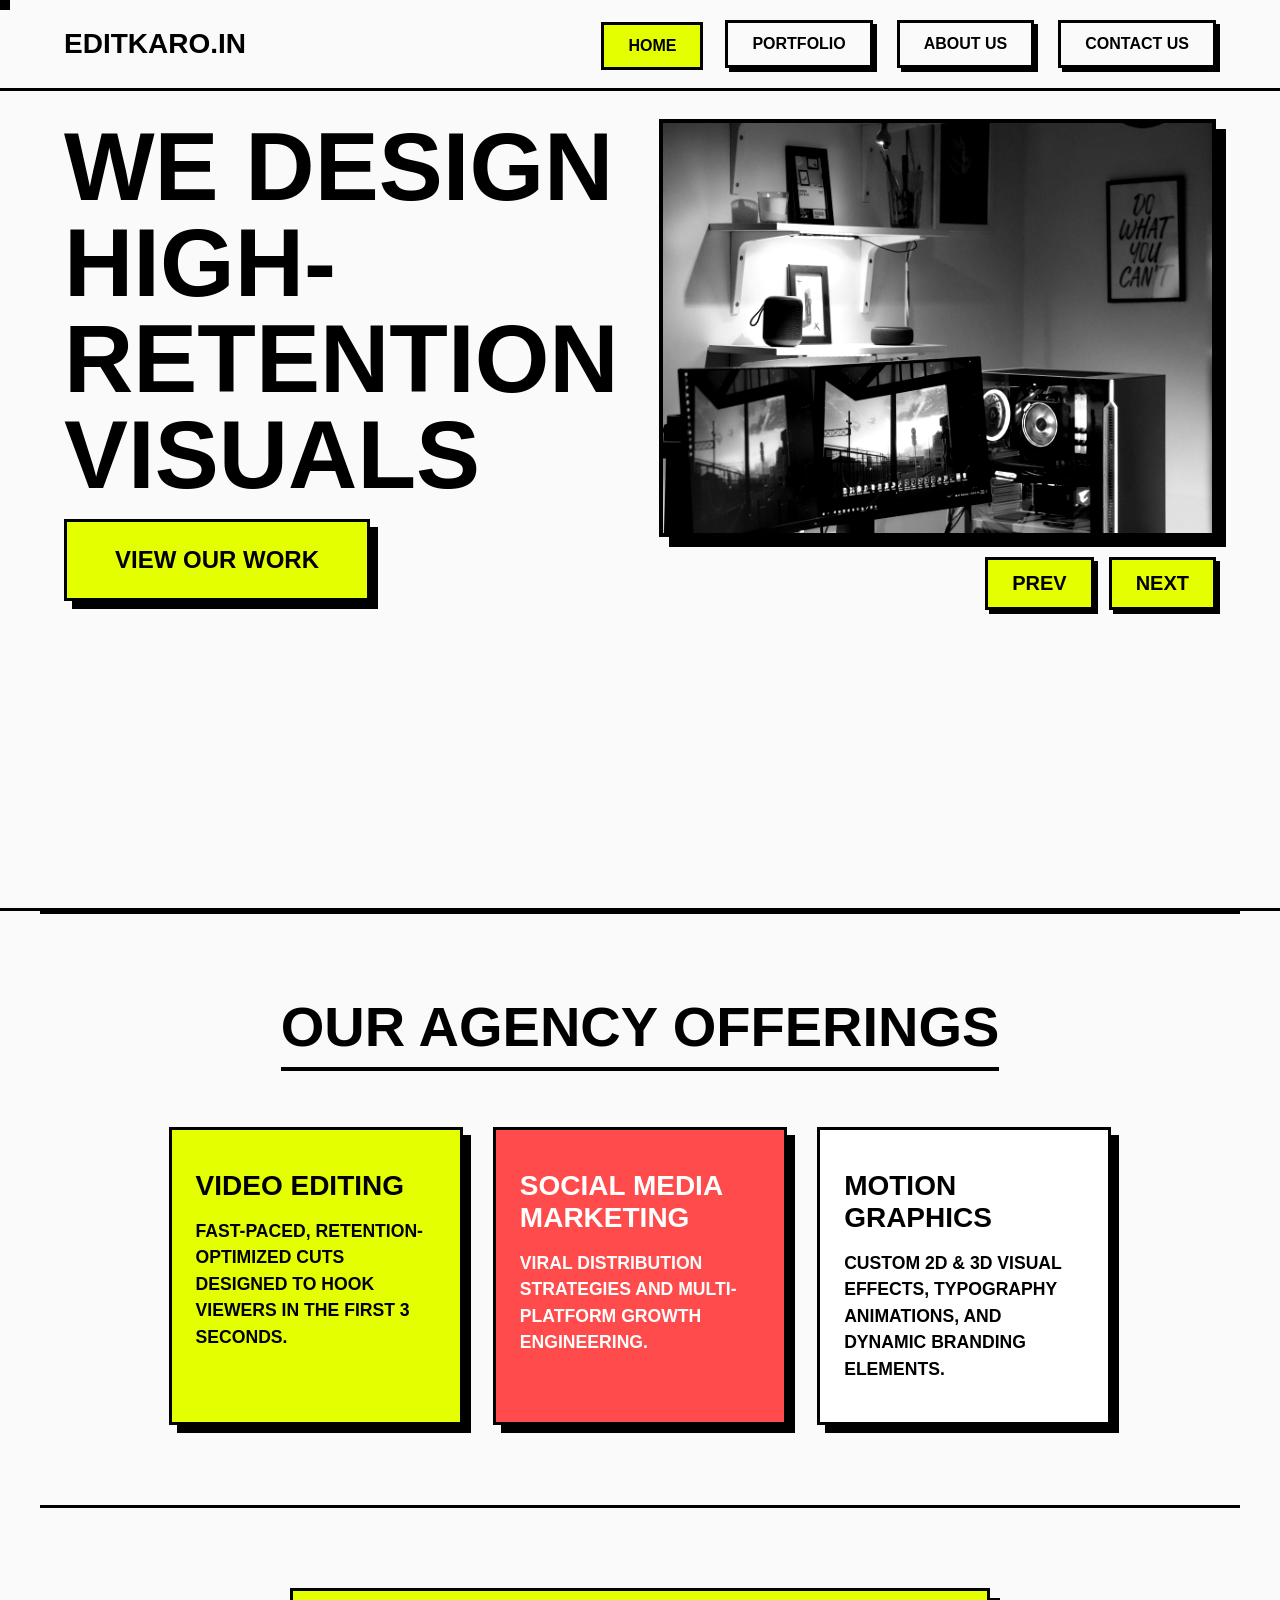
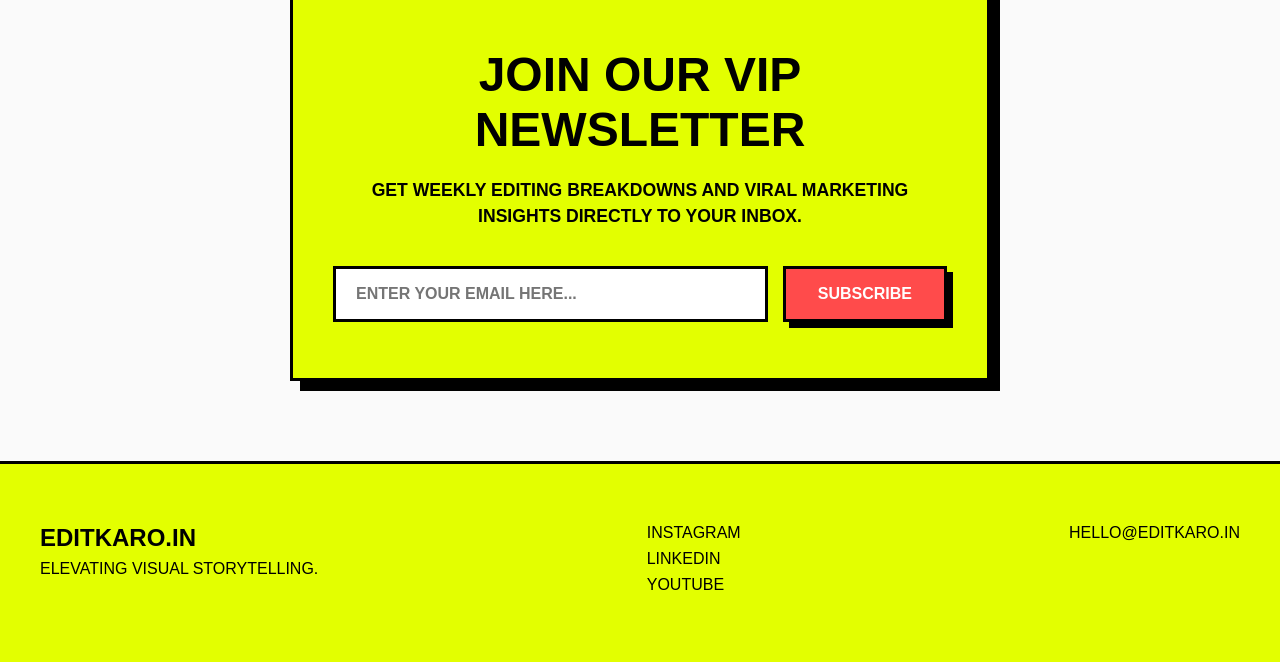
<file: index.html>
<!DOCTYPE html>
<html lang="en">

<head>
    <meta charset="UTF-8">
    <meta name="viewport" content="width=device-width, initial-scale=1.0">
    <title>Editkaro.in | #1 Video Editing &amp; Social Media Marketing Agency</title>
    <meta name="description" content="Level up your brand with Editkaro.in. Expert video editing, viral short-form Reels, Shorts, and high-impact social media marketing agency strategies.">
    <link rel="stylesheet" href="style.css">
</head>

<body>
    <nav class="site-navbar">
        <a class="brand-logo" href="index.html">Editkaro.in</a>
        <ul class="nav-links">
            <li><a class="nav-link active" href="index.html">Home</a></li>
            <li><a class="nav-link" href="portfolio.html">Portfolio</a></li>
            <li><a class="nav-link" href="about.html">About Us</a></li>
            <li><a class="nav-link" href="contact.html">Contact Us</a></li>
        </ul>
        <button id="mobile-menu-btn">MENU</button>
    </nav>

    <main class="layout-wrapper">
        <section class="hero-section">
            <div class="hero-content">
                <h1 class="main-heading">WE DESIGN HIGH-RETENTION VISUALS</h1>
                <a class="action-button brutal-card" href="portfolio.html">View Our Work</a>
            </div>
            <div class="hero-slider-wrapper">
                <div class="slider-container">
                    <div class="slide-track">
                        <div class="slide"><img class="slide-image media-placeholder" src="1111.jpg" alt="Slide 1"></div>
                        <div class="slide"><img class="slide-image media-placeholder" src="1112.jpg" alt="Slide 2"></div>
                        <div class="slide"><img class="slide-image media-placeholder" src="1113.jpg" alt="Slide 3"></div>
                        <div class="slide"><img class="slide-image media-placeholder" src="1114.jpg" alt="Slide 4"></div>
                        <div class="slide"><img class="slide-image media-placeholder" src="1115.jpg" alt="Slide 5"></div>
                    </div>
                </div>
                <div class="slider-controls">
                    <button class="prev-btn">PREV</button>
                    <button class="next-btn">NEXT</button>
                </div>
            </div>
        </section>

        <section class="services-section">
            <h2 class="section-heading">Our Agency Offerings</h2>
            <div class="services-grid">
                <div class="service-card brutal-card service-video">
                    <h3 class="service-title">Video Editing</h3>
                    <p class="service-desc">Fast-paced, retention-optimized cuts designed to hook viewers in the first 3 seconds.</p>
                </div>
                <div class="service-card brutal-card service-social">
                    <h3 class="service-title">Social Media Marketing</h3>
                    <p class="service-desc">Viral distribution strategies and multi-platform growth engineering.</p>
                </div>
                <div class="service-card brutal-card service-motion">
                    <h3 class="service-title">Motion Graphics</h3>
                    <p class="service-desc">Custom 2D &amp; 3D visual effects, typography animations, and dynamic branding elements.</p>
                </div>
            </div>
        </section>

        <section class="newsletter-section">
            <div class="newsletter-box brutal-card">
                <h2 class="newsletter-title">Join Our VIP Newsletter</h2>
                <p class="newsletter-subtitle">Get weekly editing breakdowns and viral marketing insights directly to your inbox.</p>
                <form id="email-form" class="email-collector">
                    <input type="hidden" name="formType" value="newsletter">
                    <input class="email-input" type="email" name="email" placeholder="ENTER YOUR EMAIL HERE..." required>
                    <button class="submit-button brutal-btn" type="submit">Subscribe</button>
                </form>
            </div>
        </section>
    </main>



    <footer class="site-footer">
        <div class="footer-columns">
            <div class="footer-column">
                <h3>Editkaro.in</h3>
                <p>Elevating Visual Storytelling.</p>
            </div>
            <div class="footer-column">
                <ul>
                    <li><a href="#">Instagram</a></li>
                    <li><a href="#">LinkedIn</a></li>
                    <li><a href="#">YouTube</a></li>
                </ul>
            </div>
            <div class="footer-column">
                <a href="mailto:hello@editkaro.in">hello@editkaro.in</a>
            </div>
        </div>
    </footer>

    <button id="back-to-top">&uarr;</button>
    <div id="custom-cursor"></div>

    <div id="mobile-overlay">
        <div class="overlay-header">
            <button id="close-overlay-btn">CLOSE [ X ]</button>
        </div>
        <nav class="overlay-links">
            <a class="overlay-link" href="index.html"><span>HOME</span><span>-&gt;</span></a>
            <a class="overlay-link" href="portfolio.html"><span>PORTFOLIO</span><span>-&gt;</span></a>
            <a class="overlay-link" href="about.html"><span>ABOUT US</span><span>-&gt;</span></a>
            <a class="overlay-link" href="contact.html"><span>CONTACT US</span><span>-&gt;</span></a>
        </nav>
    </div>

    <script src="script.js"></script>
</body>

</html>
</file>
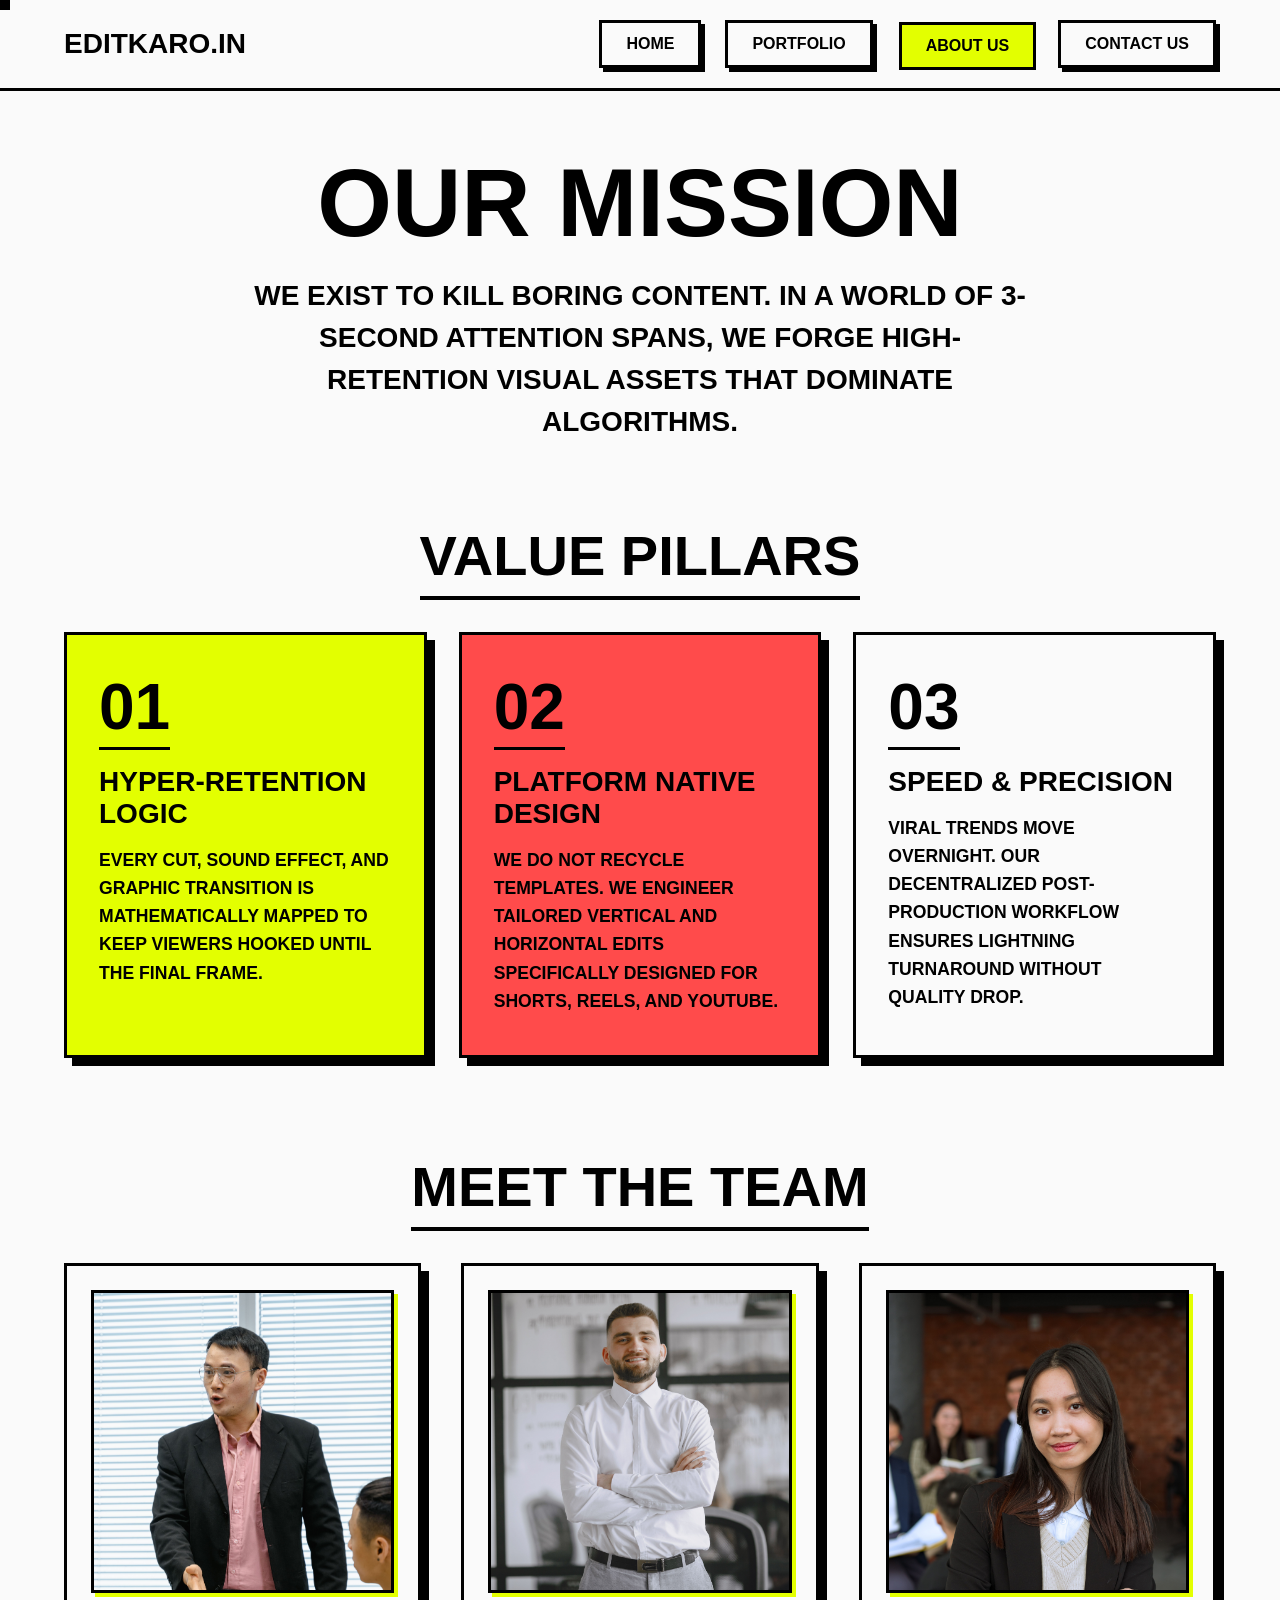
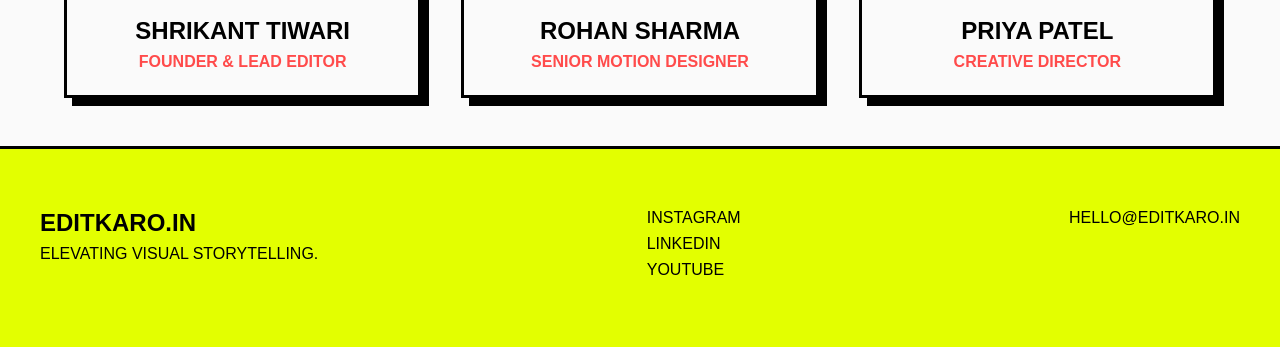
<file: about.html>
<!DOCTYPE html>
<html lang="en">

<head>
    <meta charset="UTF-8">
    <meta name="viewport" content="width=device-width, initial-scale=1.0">
    <title>About Us | Editkaro.in</title>
    <meta name="description" content="Meet the expert video editors and creative strategists behind Editkaro.in. Learn about our agency mission, core value pillars, and creative team.">
    <link rel="stylesheet" href="style.css">
</head>

<body>
    <nav class="site-navbar">
        <a class="brand-logo" href="index.html">Editkaro.in</a>
        <ul class="nav-links">
            <li><a class="nav-link" href="index.html">Home</a></li>
            <li><a class="nav-link" href="portfolio.html">Portfolio</a></li>
            <li><a class="nav-link active" href="about.html">About Us</a></li>
            <li><a class="nav-link" href="contact.html">Contact Us</a></li>
        </ul>
        <button id="mobile-menu-btn">MENU</button>
    </nav>

    <main class="layout-wrapper">
        <section class="about-hero-section">
            <h1 class="massive-title">OUR MISSION</h1>
            <p class="about-lead">We exist to kill boring content. In a world of 3-second attention spans, we forge high-retention visual assets that dominate algorithms.</p>
        </section>

        <section class="pillars-section">
            <h2 class="section-heading">Value Pillars</h2>
            <div class="pillars-row">
                <div class="value-pillar brutal-card pillar-yellow">
                    <span class="pillar-number">01</span>
                    <h3 class="pillar-title">Hyper-Retention Logic</h3>
                    <p class="pillar-text">Every cut, sound effect, and graphic transition is mathematically mapped to keep viewers hooked until the final frame.</p>
                </div>
                <div class="value-pillar brutal-card pillar-red">
                    <span class="pillar-number">02</span>
                    <h3 class="pillar-title">Platform Native Design</h3>
                    <p class="pillar-text">We do not recycle templates. We engineer tailored vertical and horizontal edits specifically designed for Shorts, Reels, and YouTube.</p>
                </div>
                <div class="value-pillar brutal-card pillar-white">
                    <span class="pillar-number">03</span>
                    <h3 class="pillar-title">Speed & Precision</h3>
                    <p class="pillar-text">Viral trends move overnight. Our decentralized post-production workflow ensures lightning turnaround without quality drop.</p>
                </div>
            </div>
        </section>

        <section class="team-section">
            <h2 class="section-heading">Meet The Team</h2>
            <div class="team-grid">
                <div class="team-card brutal-card">
                    <img class="member-image" src="221.jpg" alt="Shrikant Tiwari">
                    <div class="member-info">
                        <h3 class="member-name">Shrikant Tiwari</h3>
                        <p class="member-role">Founder & Lead Editor</p>
                    </div>
                </div>
                <div class="team-card brutal-card">
                    <img class="member-image" src="222.jpg" alt="Rohan Sharma">
                    <div class="member-info">
                        <h3 class="member-name">Rohan Sharma</h3>
                        <p class="member-role">Senior Motion Designer</p>
                    </div>
                </div>
                <div class="team-card brutal-card">
                    <img class="member-image" src="223.jpg" alt="Priya Patel">
                    <div class="member-info">
                        <h3 class="member-name">Priya Patel</h3>
                        <p class="member-role">Creative Director</p>
                    </div>
                </div>
            </div>
        </section>
    </main>

    <footer class="site-footer">
        <div class="footer-columns">
            <div class="footer-column">
                <h3>Editkaro.in</h3>
                <p>Elevating Visual Storytelling.</p>
            </div>
            <div class="footer-column">
                <ul>
                    <li><a href="#">Instagram</a></li>
                    <li><a href="#">LinkedIn</a></li>
                    <li><a href="#">YouTube</a></li>
                </ul>
            </div>
            <div class="footer-column">
                <a href="mailto:hello@editkaro.in">hello@editkaro.in</a>
            </div>
        </div>
    </footer>

    <button id="back-to-top">&uarr;</button>
    <div id="custom-cursor"></div>

    <div id="mobile-overlay">
        <div class="overlay-header">
            <button id="close-overlay-btn">CLOSE [ X ]</button>
        </div>
        <nav class="overlay-links">
            <a class="overlay-link" href="index.html"><span>HOME</span><span>-&gt;</span></a>
            <a class="overlay-link" href="portfolio.html"><span>PORTFOLIO</span><span>-&gt;</span></a>
            <a class="overlay-link" href="about.html"><span>ABOUT US</span><span>-&gt;</span></a>
            <a class="overlay-link" href="contact.html"><span>CONTACT US</span><span>-&gt;</span></a>
        </nav>
    </div>

    <script src="script.js"></script>
</body>

</html>
</file>
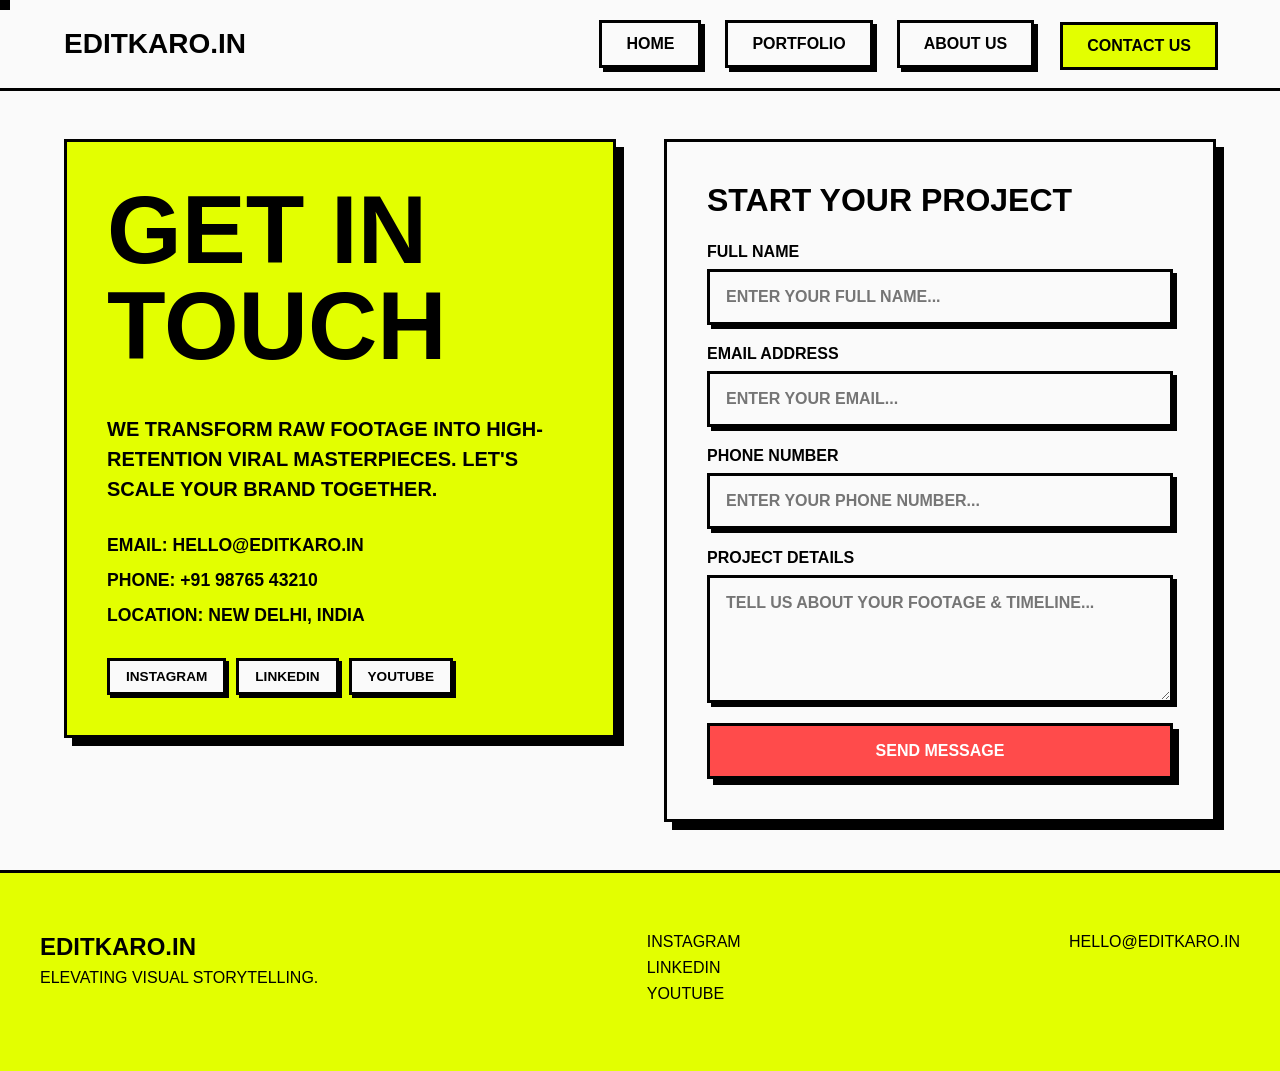
<file: contact.html>
<!DOCTYPE html>
<html lang="en">

<head>
    <meta charset="UTF-8">
    <meta name="viewport" content="width=device-width, initial-scale=1.0">
    <title>Contact Us | Editkaro.in</title>
    <meta name="description" content="Get in touch with Editkaro.in to scale your brand. Book a call for professional video editing, short-form content production, and social media marketing.">
    <link rel="stylesheet" href="style.css">
</head>

<body>
    <nav class="site-navbar">
        <a class="brand-logo" href="index.html">Editkaro.in</a>
        <ul class="nav-links">
            <li><a class="nav-link" href="index.html">Home</a></li>
            <li><a class="nav-link" href="portfolio.html">Portfolio</a></li>
            <li><a class="nav-link" href="about.html">About Us</a></li>
            <li><a class="nav-link active" href="contact.html">Contact Us</a></li>
        </ul>
        <button id="mobile-menu-btn">MENU</button>
    </nav>

    <main class="layout-wrapper">
        <section class="contact-section">
            <div class="contact-grid">
                <div class="contact-info-column brutal-card">
                    <h1 class="main-heading">Get In Touch</h1>
                    <p class="mission-statement">We transform raw footage into high-retention viral masterpieces. Let's scale your brand together.</p>
                    <div class="contact-details">
                        <p><strong>Email:</strong> hello@editkaro.in</p>
                        <p><strong>Phone:</strong> +91 98765 43210</p>
                        <p><strong>Location:</strong> New Delhi, India</p>
                    </div>
                    <div class="social-links">
                        <a class="social-badge brutal-card" href="#">INSTAGRAM</a>
                        <a class="social-badge brutal-card" href="#">LINKEDIN</a>
                        <a class="social-badge brutal-card" href="#">YOUTUBE</a>
                    </div>
                </div>

                <div class="contact-form-column brutal-card">
                    <h2 class="form-title">Start Your Project</h2>
                    <form id="contact-form" class="multi-field-form" novalidate>
                        <input type="hidden" name="formType" value="contact">
                        <div class="form-group">
                            <label for="contact-name">Full Name</label>
                            <input id="contact-name" class="brutal-input" type="text" name="name" placeholder="ENTER YOUR FULL NAME..." required>
                        </div>
                        <div class="form-group">
                            <label for="contact-email">Email Address</label>
                            <input id="contact-email" class="brutal-input" type="email" name="email" placeholder="ENTER YOUR EMAIL..." required>
                        </div>
                        <div class="form-group">
                            <label for="contact-phone">Phone Number</label>
                            <input id="contact-phone" class="brutal-input" type="tel" name="phone" placeholder="ENTER YOUR PHONE NUMBER..." required>
                        </div>
                        <div class="form-group">
                            <label for="contact-message">Project Details</label>
                            <textarea id="contact-message" class="brutal-input" name="message" rows="5" placeholder="TELL US ABOUT YOUR FOOTAGE & TIMELINE..." required></textarea>
                        </div>
                        <button id="contact-submit-btn" class="submit-button brutal-btn" type="submit">Send Message</button>
                    </form>
                </div>
            </div>
        </section>
    </main>

    <footer class="site-footer">
        <div class="footer-columns">
            <div class="footer-column">
                <h3>Editkaro.in</h3>
                <p>Elevating Visual Storytelling.</p>
            </div>
            <div class="footer-column">
                <ul>
                    <li><a href="#">Instagram</a></li>
                    <li><a href="#">LinkedIn</a></li>
                    <li><a href="#">YouTube</a></li>
                </ul>
            </div>
            <div class="footer-column">
                <a href="mailto:hello@editkaro.in">hello@editkaro.in</a>
            </div>
        </div>
    </footer>

    <button id="back-to-top">&uarr;</button>
    <div id="custom-cursor"></div>

    <div id="mobile-overlay">
        <div class="overlay-header">
            <button id="close-overlay-btn">CLOSE [ X ]</button>
        </div>
        <nav class="overlay-links">
            <a class="overlay-link" href="index.html"><span>HOME</span><span>-&gt;</span></a>
            <a class="overlay-link" href="portfolio.html"><span>PORTFOLIO</span><span>-&gt;</span></a>
            <a class="overlay-link" href="about.html"><span>ABOUT US</span><span>-&gt;</span></a>
            <a class="overlay-link" href="contact.html"><span>CONTACT US</span><span>-&gt;</span></a>
        </nav>
    </div>

    <script src="script.js"></script>
</body>

</html>
</file>
<file: style.css>
:root {
    --main-background: #FAFAFA;
    --primary-accent: #E3FF00;
    --secondary-accent: #FF4B4B;
    --brutal-border: #000000;
}

* {
    margin: 0;
    padding: 0;
    box-sizing: border-box;
    cursor: none !important;
}

html {
    scroll-behavior: smooth;
    scrollbar-width: auto;
    scrollbar-color: var(--primary-accent) var(--main-background);
}

::-webkit-scrollbar {
    width: 20px;
}

::-webkit-scrollbar-track {
    background-color: var(--main-background);
    background-image: radial-gradient(#000 20%, transparent 20%);
    background-size: 8px 8px;
    border-left: 3px solid var(--brutal-border);
}

::-webkit-scrollbar-thumb {
    background-color: var(--primary-accent);
    border: 3px solid var(--brutal-border);
    box-shadow: inset -4px -4px 0px rgba(0, 0, 0, 0.5), inset 4px 4px 0px rgba(255, 255, 255, 0.9);
}

::-webkit-scrollbar-thumb:hover {
    background-color: var(--secondary-accent);
    box-shadow: inset -4px -4px 0px rgba(0, 0, 0, 0.7), inset 4px 4px 0px rgba(255, 255, 255, 0.9);
}

body {
    font-family: 'Arial Black', Impact, sans-serif;
    background-color: var(--main-background);
    color: var(--brutal-border);
    text-transform: uppercase;
}

.site-navbar {
    position: sticky;
    top: 0;
    left: 0;
    width: 100%;
    background-color: var(--main-background);
    border-bottom: 3px solid #000;
    padding: 1.25rem 5%;
    display: flex;
    justify-content: space-between;
    align-items: center;
    z-index: 10000;
}

.brand-logo {
    font-size: 1.75rem;
    font-weight: 900;
    color: #000;
    text-decoration: none;
}

.nav-links {
    display: flex;
    list-style: none;
    gap: 1.5rem;
    align-items: center;
}

.nav-link {
    display: inline-block;
    padding: 0.75rem 1.5rem;
    background-color: var(--main-background);
    color: #000;
    text-decoration: none;
    font-weight: 900;
    font-size: 1rem;
    border: 3px solid #000;
    border-radius: 0px;
    box-shadow: 4px 4px 0px #000;
    transition: all 0.15s ease-out;
}

.nav-link:hover,
.nav-link.active {
    background-color: #E3FF00;
    transform: translate(2px, 2px);
    box-shadow: 0px 0px 0px #000;
}

#mobile-menu-btn, #mobile-overlay {
    display: none;
}

.brutal-card {
    border: 3px solid var(--brutal-border);
    box-shadow: 8px 8px 0px var(--brutal-border);
    transition: all 0.15s ease-out;
}

.brutal-card:hover {
    transform: translate(4px, 4px);
    box-shadow: 4px 4px 0px var(--brutal-border);
}

.hero-section {
    min-height: calc(100vh - 80px);
    display: flex;
    align-items: flex-start;
    justify-content: space-between;
    padding: 1.75rem 5% 4rem 5%;
    gap: 40px;
    background-color: var(--main-background);
    border-bottom: 3px solid var(--brutal-border);
}

.hero-content {
    flex: 1;
    display: flex;
    flex-direction: column;
    align-items: flex-start;
}

.hero-slider-wrapper {
    width: 55%;
    max-width: 780px;
    display: flex;
    flex-direction: column;
    gap: 20px;
}

.slider-container {
    border: 4px solid #000;
    box-shadow: 10px 10px 0px #000;
    position: relative;
    overflow: hidden;
    aspect-ratio: 4 / 3;
    max-height: 480px;
    background-color: var(--primary-accent);
}

.slide-track {
    display: flex;
    height: 100%;
    transition: transform 0.3s cubic-bezier(0.25, 1, 0.5, 1);
}

.slide {
    min-width: 100%;
    height: 100%;
}

.slide-image {
    width: 100%;
    height: 100%;
    object-fit: cover;
    filter: grayscale(100%) contrast(120%);
    transition: filter 0.15s ease-out;
}

.slide-image:hover {
    filter: none;
}

.slider-controls {
    display: flex;
    justify-content: flex-end;
    gap: 15px;
}

.prev-btn,
.next-btn {
    background-color: #E3FF00;
    border: 3px solid #000;
    box-shadow: 4px 4px 0px #000;
    font-family: 'Arial Black', Impact, sans-serif;
    font-size: 1.25rem;
    font-weight: 900;
    padding: 0.75rem 1.5rem;
    color: #000;
    transition: all 0.15s ease-out;
    cursor: none !important;
}

.prev-btn:hover,
.next-btn:hover {
    transform: translate(4px, 4px);
    box-shadow: 0px 0px 0px #000;
    background-color: #000;
    color: #E3FF00;
}

.main-heading {
    font-size: 6rem;
    font-weight: 900;
    margin-top: 0;
    margin-bottom: 1rem;
    line-height: 1;
    color: var(--brutal-border);
}

.action-button {
    background-color: var(--primary-accent);
    color: var(--brutal-border);
    padding: 1.5rem 3rem;
    font-size: 1.5rem;
    font-weight: 900;
    text-decoration: none;
    display: inline-block;
    cursor: none !important;
}

.action-button:hover {
    background-color: var(--brutal-border);
    color: var(--primary-accent);
}

.media-placeholder {
    width: 100%;
    height: 100%;
    background-color: var(--primary-accent);
    object-fit: cover;
}

.portfolio-section {
    padding: 5rem 20px;
    max-width: 1200px;
    margin: 0 auto;
    border-top: 3px solid var(--brutal-border);
}

.services-section,
.newsletter-section {
    padding: 5rem 5%;
    max-width: 1200px;
    margin: 0 auto;
    border-top: 3px solid #000;
}

.services-section {
    display: flex;
    flex-direction: column;
    align-items: center;
    gap: 3.5rem;
}

.section-heading {
    font-size: clamp(2.5rem, 6vw, 4rem);
    margin-bottom: 3rem;
    text-align: center;
    font-weight: 900;
}

.services-grid {
    display: grid;
    grid-template-columns: repeat(auto-fit, minmax(280px, 1fr));
    gap: 30px;
}

.service-card {
    padding: 2.5rem 1.5rem;
    border: 3px solid #000;
    box-shadow: 8px 8px 0px #000;
    display: flex;
    flex-direction: column;
    gap: 1rem;
}

.service-video {
    background-color: var(--primary-accent);
}

.service-social {
    background-color: var(--secondary-accent);
    color: #FFF;
}

.service-motion {
    background-color: #FFF;
}

.service-title {
    font-size: 1.75rem;
    font-weight: 900;
}

.service-desc {
    font-size: 1.1rem;
    line-height: 1.5;
    font-weight: bold;
}

.newsletter-box {
    max-width: 700px;
    margin: 0 auto;
    background-color: var(--primary-accent);
    padding: 3.5rem 2.5rem;
    border: 3px solid #000;
    box-shadow: 10px 10px 0px #000;
    text-align: center;
    display: flex;
    flex-direction: column;
    gap: 1.25rem;
}

.newsletter-title {
    font-size: clamp(2rem, 5vw, 3rem);
    font-weight: 900;
}

.newsletter-subtitle {
    font-size: 1.1rem;
    font-weight: bold;
    line-height: 1.5;
}

.email-collector {
    display: flex;
    gap: 15px;
    margin-top: 1rem;
}

.email-input {
    flex: 1;
    padding: 1rem 1.25rem;
    background-color: #FFF;
    border: 3px solid #000;
    border-radius: 0px;
    font-size: 1rem;
    font-family: inherit;
    font-weight: bold;
    color: #000;
}

.submit-button {
    padding: 1rem 2rem;
    background-color: var(--secondary-accent);
    color: #FFF;
    border: 3px solid #000;
    border-radius: 0px;
    font-size: 1rem;
    font-family: inherit;
    font-weight: 900;
    text-transform: uppercase;
    cursor: pointer;
    box-shadow: 6px 6px 0px #000;
    transition: all 0.15s ease-out;
}

.submit-button:hover {
    transform: translate(3px, 3px);
    box-shadow: 0px 0px 0px #000;
    background-color: #000;
    color: var(--primary-accent);
}

.category-buttons {
    display: flex;
    justify-content: center;
    gap: 1rem;
    margin-bottom: 3rem;
    flex-wrap: wrap;
}

.category-btn {
    background-color: var(--main-background);
    color: var(--brutal-border);
    padding: 1rem 2rem;
    font-size: 1.25rem;
    font-weight: bold;
    cursor: none !important;
}

.category-btn:hover,
.category-btn.active {
    background-color: var(--brutal-border);
    color: var(--primary-accent);
}

.work-grid {
    display: grid;
    grid-template-columns: repeat(3, 1fr);
    gap: 40px;
}

.work-item {
    display: grid;
    grid-template-rows: auto 1fr;
    background-color: var(--main-background);
    height: 100%;
}

.work-item .media-placeholder {
    width: 100%;
    aspect-ratio: 16 / 9;
    border-bottom: 3px solid var(--brutal-border);
}

.item-details {
    display: flex;
    flex-direction: column;
    justify-content: flex-start;
    padding: 2rem;
    flex-grow: 1;
    transition: all 0.15s ease-out;
}

.work-item.brutal-card:hover .item-details {
    background-color: var(--brutal-border);
}

.video-title {
    font-size: 1.5rem;
    margin-bottom: 0.25rem;
    font-weight: 900;
    transition: all 0.15s ease-out;
}

.work-item.brutal-card:hover .video-title {
    color: var(--primary-accent);
}

.category-tag {
    font-size: 1rem;
    color: var(--secondary-accent);
    font-weight: bold;
    transition: all 0.15s ease-out;
    margin-top: auto;
}

.work-item.brutal-card:hover .category-tag {
    color: var(--main-background);
}

@media (max-width: 1024px) {
    .main-heading {
        font-size: 4.5rem;
    }

    .work-grid {
        grid-template-columns: repeat(2, 1fr);
        gap: 30px;
    }

    .hero-section {
        padding: 0 3%;
        gap: 20px;
    }
}

@media (max-width: 768px) {
    * {
        cursor: auto !important;
    }

    #custom-cursor {
        display: none !important;
    }

    .site-navbar {
        flex-direction: row;
        justify-content: space-between;
        padding: 1rem 15px;
    }

    .nav-links {
        display: none !important;
    }

    #mobile-menu-btn {
        display: inline-block;
        border: 3px solid #000;
        background-color: #FF4B4B;
        color: #000;
        font-weight: 900;
        padding: 0.5rem 1rem;
        box-shadow: 4px 4px 0px #000;
        cursor: pointer;
        font-family: inherit;
        font-size: 1rem;
    }

    #mobile-overlay {
        display: flex;
        position: fixed;
        inset: 0;
        z-index: 9999999;
        background-color: #FAFAFA;
        background-image: radial-gradient(#000 15%, transparent 15%);
        background-size: 16px 16px;
        flex-direction: column;
        justify-content: flex-start;
        transform: translateX(100%);
        transition: transform 0.3s cubic-bezier(0.16, 1, 0.3, 1);
        overflow-y: auto;
    }

    #mobile-overlay.open {
        transform: translateX(0);
    }

    .overlay-header {
        width: 100%;
        border-bottom: 4px solid #000;
        background-color: #E3FF00;
        box-shadow: 0px 6px 0px #000;
        display: flex;
        justify-content: flex-end;
        align-items: center;
        padding: 1.25rem 1.5rem;
        z-index: 10;
    }

    #close-overlay-btn {
        background-color: #FF4B4B;
        border: 3px solid #000;
        box-shadow: 4px 4px 0px #000;
        color: #FAFAFA;
        font-weight: 900;
        font-size: 1.1rem;
        font-family: inherit;
        cursor: pointer;
        padding: 0.5rem 1rem;
        transition: all 0.1s ease;
    }

    #close-overlay-btn:active {
        transform: translate(4px, 4px);
        box-shadow: 0px 0px 0px #000;
    }

    .overlay-links {
        display: flex;
        flex-direction: column;
        width: 100%;
        padding: 1.5rem;
        gap: 1.25rem;
        margin-top: 0.5rem;
    }

    .overlay-link {
        display: flex;
        justify-content: space-between;
        align-items: center;
        width: 100%;
        padding: 1.25rem 1.5rem;
        border: 4px solid #000;
        border-radius: 0px;
        box-shadow: 6px 6px 0px #000;
        text-decoration: none;
        color: #000;
        font-size: 1.5rem;
        font-weight: 900;
        letter-spacing: 1px;
        text-transform: uppercase;
        background-color: #FAFAFA;
        transition: transform 0.15s, box-shadow 0.15s, background-color 0.15s;
    }

    .overlay-link:nth-child(1) { background-color: #FAFAFA; }
    .overlay-link:nth-child(2) { background-color: #E3FF00; }
    .overlay-link:nth-child(3) { background-color: #FF4B4B; color: #FAFAFA; }
    .overlay-link:nth-child(4) { background-color: #FAFAFA; }

    .overlay-link span:last-child {
        background-color: #000;
        color: #E3FF00;
        padding: 0.25rem 0.75rem;
        font-size: 1.25rem;
        border: 2px solid #000;
    }

    .overlay-link:nth-child(3) span:last-child {
        background-color: #FAFAFA;
        color: #000;
    }

    .overlay-link:active {
        transform: translate(6px, 6px);
        box-shadow: 0px 0px 0px #000;
        background-color: #E3FF00;
        color: #000;
    }

    .hero-section {
        flex-direction: column;
        align-items: center;
        justify-content: center;
        height: auto;
        min-height: 100vh;
        padding: 2.5rem 15px;
        gap: 1.25rem;
    }

    .hero-content {
        align-items: center;
        text-align: center;
        width: 100%;
    }

    .main-heading {
        font-size: clamp(2.2rem, 10vw, 3.5rem);
        margin-bottom: 0.75rem;
    }

    .hero-slider-wrapper {
        width: 100%;
        max-width: 450px;
        margin: 0 auto;
        display: flex;
        flex-direction: column;
        align-items: center;
    }

    .slider-container {
        width: calc(100% - 10px);
        margin: 0 auto;
        aspect-ratio: 4 / 5;
        max-height: 520px;
    }

    .slider-controls {
        width: calc(100% - 10px);
        margin: 0 auto;
        justify-content: space-between;
        gap: 10px;
    }

    .prev-btn,
    .next-btn {
        flex: 1;
        text-align: center;
        padding: 0.75rem 1rem;
        font-size: 1.1rem;
    }

    .action-button {
        padding: 0.875rem 2rem;
        font-size: 1.1rem;
        width: 100%;
        max-width: 300px;
    }

    .portfolio-section {
        padding: 3rem 15px;
    }

    .category-buttons {
        display: flex;
        flex-wrap: wrap;
        justify-content: center;
        gap: 0.75rem;
        margin-bottom: 2rem;
    }

    .category-btn {
        padding: 0.6rem 1.25rem;
        font-size: 0.95rem;
    }

    .work-grid {
        grid-template-columns: 1fr;
        gap: 25px;
    }

    .item-details {
        padding: 1.5rem;
    }

    .services-section,
    .newsletter-section {
        padding: 3rem 15px;
    }

    .newsletter-box {
        padding: 2.5rem 1.5rem;
    }

    .email-collector {
        flex-direction: column;
        width: 100%;
        gap: 12px;
    }

    .email-input,
    .submit-button {
        width: 100%;
        text-align: center;
    }

    .close-modal {
        top: 15px;
        right: 15px;
        font-size: 2.5rem;
    }
}

@media (max-width: 480px) {
    .brand-logo {
        font-size: 1.5rem;
    }



    .hero-section {
        padding: 1rem 15px 1.5rem;
        gap: 0.5rem;
    }

    .main-heading {
        font-size: 2.2rem;
        margin-bottom: 0.75rem;
    }

    .slider-container {
        aspect-ratio: 3 / 4;
        max-height: 450px;
    }

    .video-title {
        font-size: 1.25rem;
    }
}

.hidden {
    opacity: 0 !important;
    display: none !important;
}

.video-modal {
    position: fixed;
    top: 0;
    left: 0;
    width: 100%;
    height: 100%;
    background-color: rgba(0, 0, 0, 0.9);
    display: none;
    align-items: center;
    justify-content: center;
    z-index: 1000;
}

.video-modal.active {
    display: flex;
}

.modal-content {
    width: 90%;
    max-width: 900px;
    background-color: #000;
    border-radius: 8px;
    overflow: hidden;
}

.modal-content video {
    width: 100%;
    height: auto;
    display: block;
}

.close-modal {
    position: absolute;
    top: 20px;
    right: 30px;
    font-size: 3rem;
    color: #FFF;
    background: none;
    border: none;
    cursor: pointer;
    z-index: 1001;
    transition: color 0.2s ease;
}

.close-modal:hover {
    color: var(--accent-color);
}

.site-footer {
    background-color: var(--primary-accent);
    padding: 60px 20px;
    border-top: 3px solid var(--brutal-border);
    color: var(--brutal-border);
}

.footer-columns {
    max-width: 1200px;
    margin: 0 auto;
    display: flex;
    justify-content: space-between;
}

.footer-column h3 {
    font-size: 1.5rem;
    margin-bottom: 0.5rem;
    font-weight: 900;
}

.footer-column p {
    color: var(--brutal-border);
}

.footer-column ul {
    list-style: none;
}

.footer-column ul li {
    margin-bottom: 0.5rem;
}

.footer-column a {
    color: var(--brutal-border);
    text-decoration: none;
    cursor: none !important;
}

.footer-column a:hover {
    color: var(--secondary-accent);
}

@media (max-width: 768px) {
    .footer-columns {
        flex-direction: column;
        gap: 30px;
    }
}

#back-to-top {
    position: fixed;
    bottom: 30px;
    right: 30px;
    width: 50px;
    height: 50px;
    background-color: var(--primary-accent);
    color: var(--brutal-border);
    font-size: 1.5rem;
    display: flex;
    align-items: center;
    justify-content: center;
    cursor: none !important;
    opacity: 0;
    pointer-events: none;
    z-index: 1000;
    border: 3px solid var(--brutal-border);
    box-shadow: 4px 4px 0px var(--brutal-border);
    transition: all 0.15s ease-out;
}

.show-button {
    opacity: 1 !important;
    pointer-events: auto !important;
}

#back-to-top:hover {
    transform: translate(2px, 2px);
    box-shadow: 2px 2px 0px var(--brutal-border);
    background-color: var(--brutal-border);
    color: var(--primary-accent);
}

#custom-cursor {
    position: fixed;
    top: 0;
    left: 0;
    width: 20px;
    height: 20px;
    background-color: var(--brutal-border);
    pointer-events: none;
    z-index: 999999;
    transform: translate(-50%, -50%);
    transition: width 0.15s ease-out, height 0.15s ease-out, background-color 0.15s ease-out;
}

.cursor-grow {
    width: 40px !important;
    height: 40px !important;
    background-color: var(--secondary-accent) !important;
}

.contact-section {
    padding: 3rem 5%;
}

.contact-grid {
    display: grid;
    grid-template-columns: repeat(auto-fit, minmax(320px, 1fr));
    gap: 3rem;
    align-items: start;
}

.contact-info-column,
.contact-form-column {
    background-color: var(--main-background);
    padding: 2.5rem;
    display: flex;
    flex-direction: column;
    gap: 1.5rem;
}

.contact-info-column {
    background-color: #E3FF00;
}

.mission-statement {
    font-size: 1.25rem;
    font-weight: 900;
    line-height: 1.5;
}

.contact-details {
    font-size: 1.1rem;
    line-height: 2;
    font-weight: 700;
}

.social-links {
    display: flex;
    flex-wrap: wrap;
    gap: 10px;
}

.social-badge {
    padding: 0.5rem 1rem;
    background-color: #FAFAFA;
    color: #000;
    text-decoration: none;
    font-weight: 900;
    font-size: 0.85rem;
    box-shadow: 3px 3px 0px #000;
}

.social-badge:hover {
    background-color: #FF4B4B;
}

.form-title {
    font-size: 2rem;
    font-weight: 900;
    text-transform: uppercase;
}

.multi-field-form {
    display: flex;
    flex-direction: column;
    gap: 1.25rem;
    width: 100%;
}

.form-group {
    display: flex;
    flex-direction: column;
    gap: 0.5rem;
    width: 100%;
}

.form-group label {
    font-weight: 900;
    font-size: 1rem;
    text-transform: uppercase;
}

.brutal-input {
    width: 100%;
    padding: 1rem;
    border: 3px solid #000;
    border-radius: 0px;
    background-color: #FAFAFA;
    font-family: inherit;
    font-size: 1rem;
    font-weight: 700;
    color: #000;
    box-shadow: 4px 4px 0px #000;
    outline: none;
    transition: border-color 0.15s, box-shadow 0.15s;
}

.brutal-input:focus {
    border-color: #FF4B4B;
    box-shadow: 2px 2px 0px #000;
}

.brutal-input.input-error {
    border-color: #FF4B4B !important;
    background-color: rgba(255, 75, 75, 0.15);
}

.about-hero-section {
    padding: 4rem 5% 2rem;
    text-align: center;
    display: flex;
    flex-direction: column;
    align-items: center;
    gap: 1.5rem;
}

.massive-title {
    font-size: clamp(3rem, 10vw, 6rem);
    font-weight: 900;
    line-height: 1;
    text-transform: uppercase;
}

.about-lead {
    font-size: clamp(1.25rem, 3vw, 1.75rem);
    font-weight: 700;
    max-width: 800px;
    line-height: 1.5;
}

.pillars-section,
.team-section {
    padding: 3rem 5%;
    display: flex;
    flex-direction: column;
    gap: 2rem;
}

.section-heading {
    font-size: clamp(2rem, 5vw, 3.5rem);
    font-weight: 900;
    text-transform: uppercase;
    border-bottom: 4px solid #000;
    padding-bottom: 0.5rem;
    width: fit-content;
    margin: 0 auto;
}

.pillars-row {
    display: flex;
    flex-direction: row;
    gap: 2rem;
    width: 100%;
}

.value-pillar {
    flex: 1;
    padding: 2.5rem 2rem;
    display: flex;
    flex-direction: column;
    gap: 1rem;
}

.pillar-yellow {
    background-color: #E3FF00;
}

.pillar-red {
    background-color: #FF4B4B;
}

.pillar-white {
    background-color: #FAFAFA;
}

.pillar-number {
    font-size: 4rem;
    font-weight: 900;
    line-height: 1;
    color: #000;
    border-bottom: 3px solid #000;
    padding-bottom: 0.5rem;
    width: fit-content;
}

.pillar-title {
    font-size: 1.75rem;
    font-weight: 900;
    text-transform: uppercase;
}

.pillar-text {
    font-size: 1.1rem;
    font-weight: 700;
    line-height: 1.6;
}

.team-grid {
    display: grid;
    grid-template-columns: repeat(3, 1fr);
    gap: 2.5rem;
    width: 100%;
}

.team-card {
    background-color: #FAFAFA;
    padding: 1.5rem;
    display: flex;
    flex-direction: column;
    gap: 1.5rem;
}

.member-image-placeholder,
.member-image {
    width: 100%;
    aspect-ratio: 1/1;
    object-fit: cover;
    object-position: center top;
    background-color: #000;
    border: 3px solid #000;
    box-shadow: 4px 4px 0px #E3FF00;
}

.member-info {
    display: flex;
    flex-direction: column;
    gap: 0.5rem;
    text-align: center;
}

.member-name {
    font-size: 1.5rem;
    font-weight: 900;
    text-transform: uppercase;
}

.member-role {
    font-size: 1rem;
    font-weight: 700;
    color: #FF4B4B;
    text-transform: uppercase;
}

@media (max-width: 768px) {
    .pillars-section,
    .team-section {
        padding: 2rem 5% 1.5rem;
        gap: 0.75rem;
    }

    .services-section {
        padding: 3rem 5%;
        gap: 2rem;
    }

    .section-heading {
        margin-bottom: 0;
    }

    .pillars-row {
        flex-direction: column;
    }

    .team-grid {
        grid-template-columns: repeat(auto-fit, minmax(260px, 1fr));
    }

    .category-buttons {
        display: grid;
        grid-template-columns: repeat(2, 1fr);
        gap: 1.25rem;
        padding: 0 5%;
        width: 100%;
    }

    .category-btn {
        padding: 0.85rem 0.5rem;
        font-size: 1.1rem;
        width: 100%;
        text-align: center;
        box-shadow: 5px 5px 0px var(--brutal-border);
    }

    .action-button {
        margin-top: 0.25rem;
    }

    html, body {
        overflow-x: hidden;
    }

    ::-webkit-scrollbar {
        width: 6px !important;
        display: block !important;
    }

    ::-webkit-scrollbar-track {
        background-color: #FAFAFA !important;
        background-image: none !important;
        border-left: 2px solid #000 !important;
    }

    ::-webkit-scrollbar-thumb {
        background-color: #FF4B4B !important;
        border: 1px solid #000 !important;
        box-shadow: none !important;
    }
}
</file>
